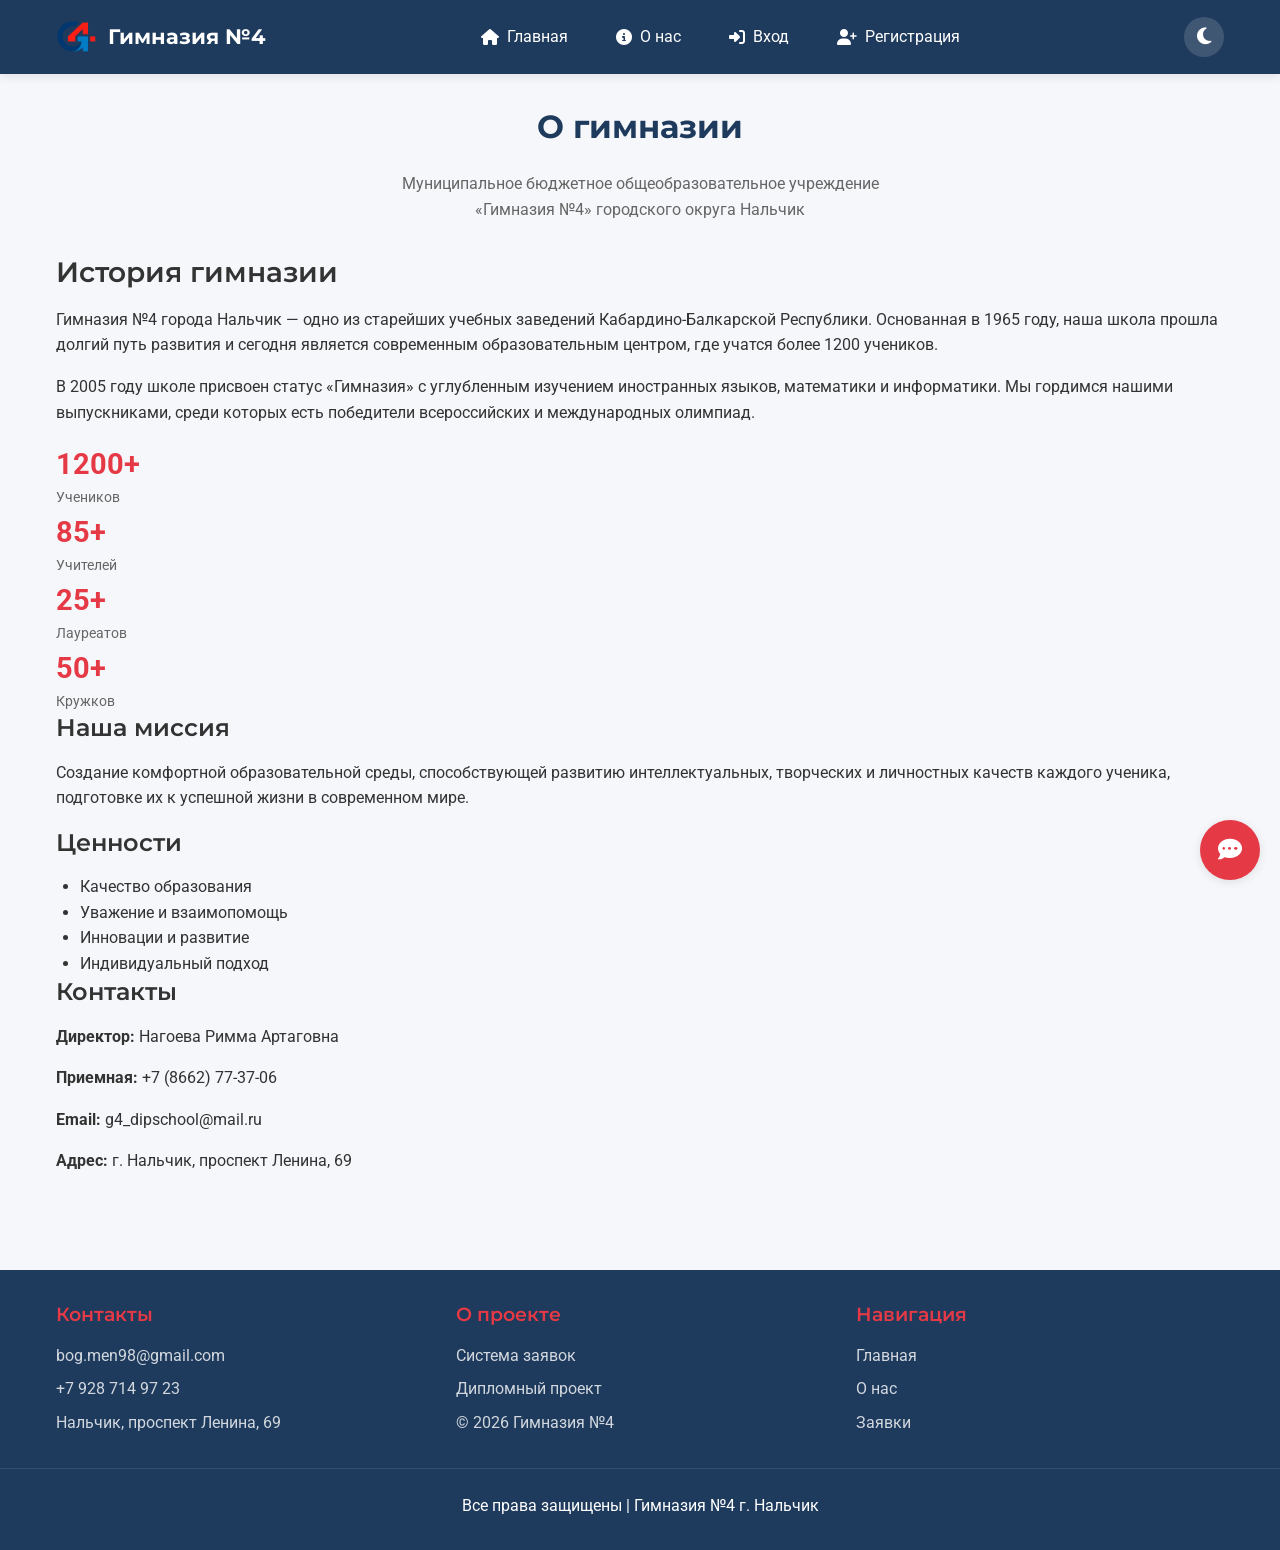
<file: about.html>
<!DOCTYPE html>
<html lang="ru">
<head>
    <meta charset="UTF-8">
    <meta name="viewport" content="width=device-width, initial-scale=1.0">
    <title>Гимназия №4 - О нас</title>
    
    <link rel="preconnect" href="https://fonts.googleapis.com">
    <link rel="preconnect" href="https://fonts.gstatic.com" crossorigin>
    <link href="https://fonts.googleapis.com/css2?family=Montserrat:wght@400;500;600;700&family=Roboto:wght@300;400;500&display=swap" rel="stylesheet">
    <link rel="stylesheet" href="https://cdnjs.cloudflare.com/ajax/libs/font-awesome/6.4.0/css/all.min.css">
    <link rel="stylesheet" href="style.css">
</head>
<body>
    <header class="header">
        <div class="container">
            <div class="header-content">
                <a href="index.html" class="logo">
                    <img src="logo/logo.png" alt="Логотип" class="logo-img" onerror="this.src='https://placehold.co/50x50?text=Г4'">
                    <span>Гимназия №4</span>
                </a>
                
                <button class="mobile-menu-btn" id="mobileMenuBtn">
                    <i class="fas fa-bars"></i>
                </button>
                
                <nav class="main-nav" id="desktopNav"></nav>
                
                <button class="theme-toggle" id="themeToggle" title="Сменить тему">
                    <i class="fas fa-moon"></i>
                </button>
                
                <div class="user-info" id="userInfo" style="display: none;">
                    <div class="user-avatar" id="userAvatar">А</div>
                    <div>
                        <div id="userName">Пользователь</div>
                        <a href="#" id="logoutLink" style="font-size: 0.75rem; color: rgba(255,255,255,0.8); display: block;">Выйти</a>
                    </div>
                </div>
            </div>
        </div>
    </header>

    <div class="mobile-nav" id="mobileNav"></div>
    <div class="overlay" id="mobileOverlay"></div>

    <main class="main-content">
        <div class="container">
            <h1 class="page-title text-center">О гимназии</h1>
            <p class="page-subtitle">
                Муниципальное бюджетное общеобразовательное учреждение<br>
                «Гимназия №4» городского округа Нальчик
            </p>
            
            <div class="about-hero animate">
                <h2>История гимназии</h2>
                <p>
                    Гимназия №4 города Нальчик — одно из старейших учебных заведений Кабардино-Балкарской Республики. 
                    Основанная в 1965 году, наша школа прошла долгий путь развития и сегодня является современным 
                    образовательным центром, где учатся более 1200 учеников.
                </p>
                <p>
                    В 2005 году школе присвоен статус «Гимназия» с углубленным изучением иностранных языков, 
                    математики и информатики. Мы гордимся нашими выпускниками, среди которых есть победители 
                    всероссийских и международных олимпиад.
                </p>
            </div>
            
            <div class="about-stats">
                <div class="stat-item">
                    <div class="stat-number">1200+</div>
                    <div class="stat-label">Учеников</div>
                </div>
                <div class="stat-item">
                    <div class="stat-number">85+</div>
                    <div class="stat-label">Учителей</div>
                </div>
                <div class="stat-item">
                    <div class="stat-number">25+</div>
                    <div class="stat-label">Лауреатов</div>
                </div>
                <div class="stat-item">
                    <div class="stat-number">50+</div>
                    <div class="stat-label">Кружков</div>
                </div>
            </div>
            
            <div class="about-content">
                <div>
                    <section class="about-section animate">
                        <h3>Наша миссия</h3>
                        <p>
                            Создание комфортной образовательной среды, способствующей развитию 
                            интеллектуальных, творческих и личностных качеств каждого ученика, 
                            подготовке их к успешной жизни в современном мире.
                        </p>
                    </section>
                    
                    <section class="about-section animate">
                        <h3>Ценности</h3>
                        <ul style="margin-left: 1.5rem;">
                            <li> Качество образования</li>
                            <li> Уважение и взаимопомощь</li>
                            <li> Инновации и развитие</li>
                            <li> Индивидуальный подход</li>
                        </ul>
                    </section>
                </div>
                
                <div>
                    <section class="about-section animate">
                        <h3>Контакты</h3>
                        <p><strong>Директор:</strong> Нагоева Римма Артаговна</p>
                        <p><strong>Приемная:</strong> +7 (8662) 77-37-06</p>
                        <p><strong>Email:</strong> g4_dipschool@mail.ru</p>
                        <p><strong>Адрес:</strong> г. Нальчик, проспект Ленина, 69</p>
                    </section>
                </div>
            </div>
        </div>
    </main>

    <!-- Чат поддержки -->
    <div class="support-chat">
        <button class="chat-toggle" id="chatToggle">
            <i class="fas fa-comment-dots"></i>
        </button>
        <div class="chat-window" id="chatWindow">
            <div class="chat-header">
                <span><i class="fas fa-robot"></i> Помощник</span>
                <button class="chat-close" id="chatClose">&times;</button>
            </div>
            <div class="chat-messages"></div>
            <div class="chat-input-area">
                <input type="text" class="chat-input" id="chatInput" placeholder="Задайте вопрос...">
                <button class="chat-send" id="chatSend"><i class="fas fa-paper-plane"></i></button>
            </div>
        </div>
    </div>

    <footer>
        <div class="footer-content">
            <div class="footer-section">
                <h3>Контакты</h3>
                <p> bog.men98@gmail.com</p>
                <p> +7 928 714 97 23</p>
                <p> Нальчик, проспект Ленина, 69</p>
            </div>
            <div class="footer-section">
                <h3>О проекте</h3>
                <p>Система заявок</p>
                <p>Дипломный проект</p>
                <p>© 2026 Гимназия №4</p>
            </div>
            <div class="footer-section">
                <h3>Навигация</h3>
                <p><a href="index.html">Главная</a></p>
                <p><a href="about.html">О нас</a></p>
                <p><a href="#" id="footerRequestsLink">Заявки</a></p>
            </div>
        </div>
        <div class="footer-bottom">
            <p> Все права защищены | Гимназия №4 г. Нальчик </p>
        </div>
    </footer>

    <script src="script.js"></script>
</body>
</html>
</file>
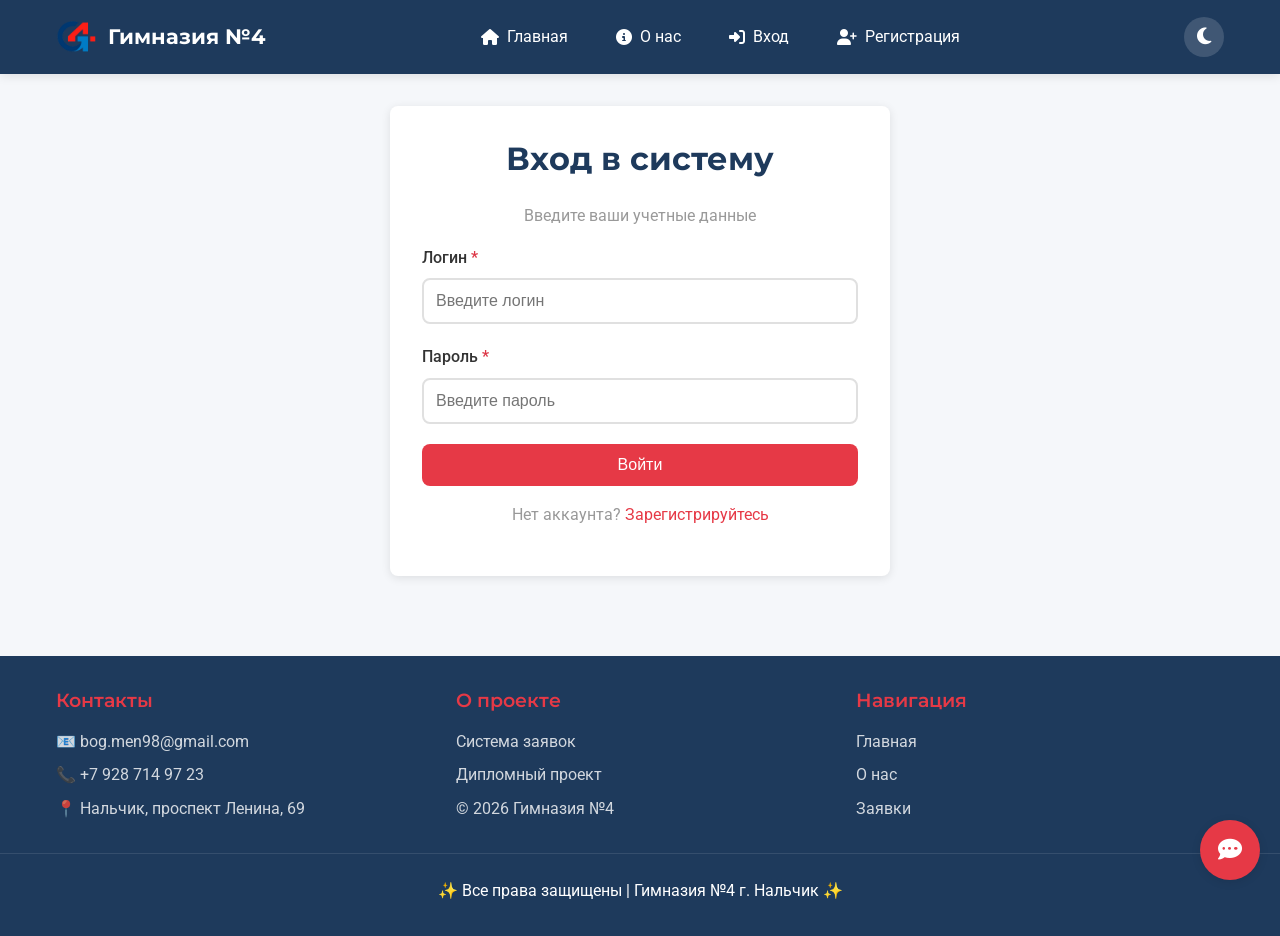
<file: admin.html>
<!DOCTYPE html>
<html lang="ru">
<head>
    <meta charset="UTF-8">
    <meta name="viewport" content="width=device-width, initial-scale=1.0">
    <title>Гимназия №4 - Админ-панель</title>
    
    <link rel="preconnect" href="https://fonts.googleapis.com">
    <link rel="preconnect" href="https://fonts.gstatic.com" crossorigin>
    <link href="https://fonts.googleapis.com/css2?family=Montserrat:wght@400;500;600;700&family=Roboto:wght@300;400;500&display=swap" rel="stylesheet">
    <link rel="stylesheet" href="https://cdnjs.cloudflare.com/ajax/libs/font-awesome/6.4.0/css/all.min.css">
    <link rel="stylesheet" href="style.css">
</head>
<body>
    <header class="header">
        <div class="container">
            <div class="header-content">
                <a href="index.html" class="logo">
                    <img src="logo/logo.png" alt="Логотип" class="logo-img" onerror="this.src='https://placehold.co/50x50?text=Г4'">
                    <span>Гимназия №4</span>
                </a>
                
                <button class="mobile-menu-btn" id="mobileMenuBtn">
                    <i class="fas fa-bars"></i>
                </button>
                
                <nav class="main-nav" id="desktopNav"></nav>
                
                <div class="user-info" id="userInfo" style="display: none;">
                    <div class="user-avatar" id="userAvatar">А</div>
                    <div style="line-height: 1.4;">
                        <div id="userName" style="font-weight: 500;"></div>
                        <a href="#" id="logoutLink" style="font-size: 0.75rem; color: rgba(255,255,255,0.8); text-decoration: none; display: inline-block;">Выйти</a>
                    </div>
                </div>
            </div>
        </div>
    </header>

    <div class="mobile-nav" id="mobileNav"></div>
    <div class="overlay" id="mobileOverlay"></div>

    <main class="main-content">
        <div class="container">
            <h1 class="page-title">Админ-панель</h1>
            
            <div class="admin-stats">
                <div class="stat-card">
                    <div class="stat-number" id="totalRequests">0</div>
                    <div class="stat-label">Всего заявок</div>
                </div>
                <div class="stat-card">
                    <div class="stat-number" id="newRequests">0</div>
                    <div class="stat-label">Новых</div>
                </div>
                <div class="stat-card">
                    <div class="stat-number" id="inProgressRequests">0</div>
                    <div class="stat-label">В работе</div>
                </div>
                <div class="stat-card">
                    <div class="stat-number" id="solvedRequests">0</div>
                    <div class="stat-label">Решенных</div>
                </div>
                <div class="stat-card">
                    <div class="stat-number" id="rejectedRequests">0</div>
                    <div class="stat-label">Отклоненных</div>
                </div>
            </div>
            
            <div class="admin-tabs">
                <button class="tab-btn active" data-tab="requests"> Все заявки</button>
                <button class="tab-btn" data-tab="categories"> Категории</button>
                <button class="tab-btn" data-tab="templates"> Шаблоны</button>
                <button class="tab-btn" data-tab="users"> Пользователи</button>
                <button class="tab-btn" data-tab="news"> Конструктор</button>
            </div>
            
            <div id="requestsTab" class="tab-content active">
                <div class="requests-table">
                    <div class="table-wrapper">
                        <table>
                            <thead>
                                <tr><th>ID</th><th>Дата</th><th>Пользователь</th><th>Название</th><th>Категория</th><th>Статус</th><th>Действия</th></tr>
                            </thead>
                            <tbody id="requestsTableBody"></tbody>
                        </table>
                    </div>
                </div>
            </div>
            
            <div id="categoriesTab" class="tab-content">
                <div class="categories-manager">
                    <h3>Существующие категории</h3>
                    <div id="categoriesList" class="category-list"></div>
                    
                    <h3>Добавить категорию</h3>
                    <div class="add-category-form">
                        <input type="text" id="newCategoryName" placeholder="Новая категория">
                        <button class="btn btn-accent" id="addCategoryBtn">+ Добавить</button>
                    </div>
                </div>
            </div>
            
            <div id="templatesTab" class="tab-content">
                <div class="categories-manager">
                    <h3>Существующие шаблоны</h3>
                    <div id="templatesList" class="category-list"></div>
                    
                    <h3>Добавить шаблон</h3>
                    <div class="add-category-form" style="flex-direction: column;">
                        <input type="text" id="newTemplateTitle" placeholder="Название шаблона">
                        <textarea id="newTemplateDesc" placeholder="Описание шаблона" rows="2" style="width: 100%;"></textarea>
                        <select id="newTemplateCategory" style="width: 100%;">
                            <option value="">Выберите категорию</option>
                        </select>
                        <button class="btn btn-accent" id="addTemplateBtn">+ Добавить шаблон</button>
                    </div>
                </div>
            </div>
            
            <div id="usersTab" class="tab-content">
                <div class="requests-table">
                    <div class="table-wrapper">
                        <table>
                            <thead>
                                <tr><th>ID</th><th>ФИО</th><th>Логин</th><th>Email</th><th>Роль</th><th>Заявок</th></tr>
                            </thead>
                            <tbody id="usersTableBody"></tbody>
                        </table>
                    </div>
                </div>
            </div>

            <div id="newsTab" class="tab-content">
                <div id="newsConstructor"></div>
            </div>
        </div>
    </main>

    <div id="rejectModal" class="modal">
        <div class="modal-content">
            <div class="modal-header">
                <h3>Отклонение заявки</h3>
                <button class="modal-close" id="closeRejectModalBtn">&times;</button>
            </div>
            <div class="modal-body">
                <label>Причина отклонения:</label>
                <textarea id="rejectReason" rows="4" style="width: 100%; padding: 0.5rem; margin-top: 0.5rem;"></textarea>
            </div>
            <div class="modal-actions">
                <button class="btn btn-secondary" id="cancelRejectBtn">Отмена</button>
                <button class="btn btn-danger" id="confirmRejectBtn">Отклонить</button>
            </div>
        </div>
    </div>

    <footer>
        <div class="footer-content">
            <div class="footer-section">
                <h3>Контакты</h3>
                <p> bog.men98@gmail.com</p>
                <p> +7 928 714 97 23</p>
                <p> Нальчик, проспект Ленина, 69</p>
            </div>
            <div class="footer-section">
                <h3>О проекте</h3>
                <p>Система заявок</p>
                <p>Дипломный проект</p>
                <p>© 2026 Гимназия №4</p>
            </div>
            <div class="footer-section">
                <h3>Навигация</h3>
                <p><a href="index.html">Главная</a></p>
                <p><a href="about.html">О нас</a></p>
                <p><a href="#" id="footerRequestsLink">Заявки</a></p>
            </div>
        </div>
        <div class="footer-bottom">
            <p> Все права защищены | Гимназия №4 г. Нальчик </p>
        </div>
    </footer>

    <script src="script.js"></script>
</body>
</html>
</file>
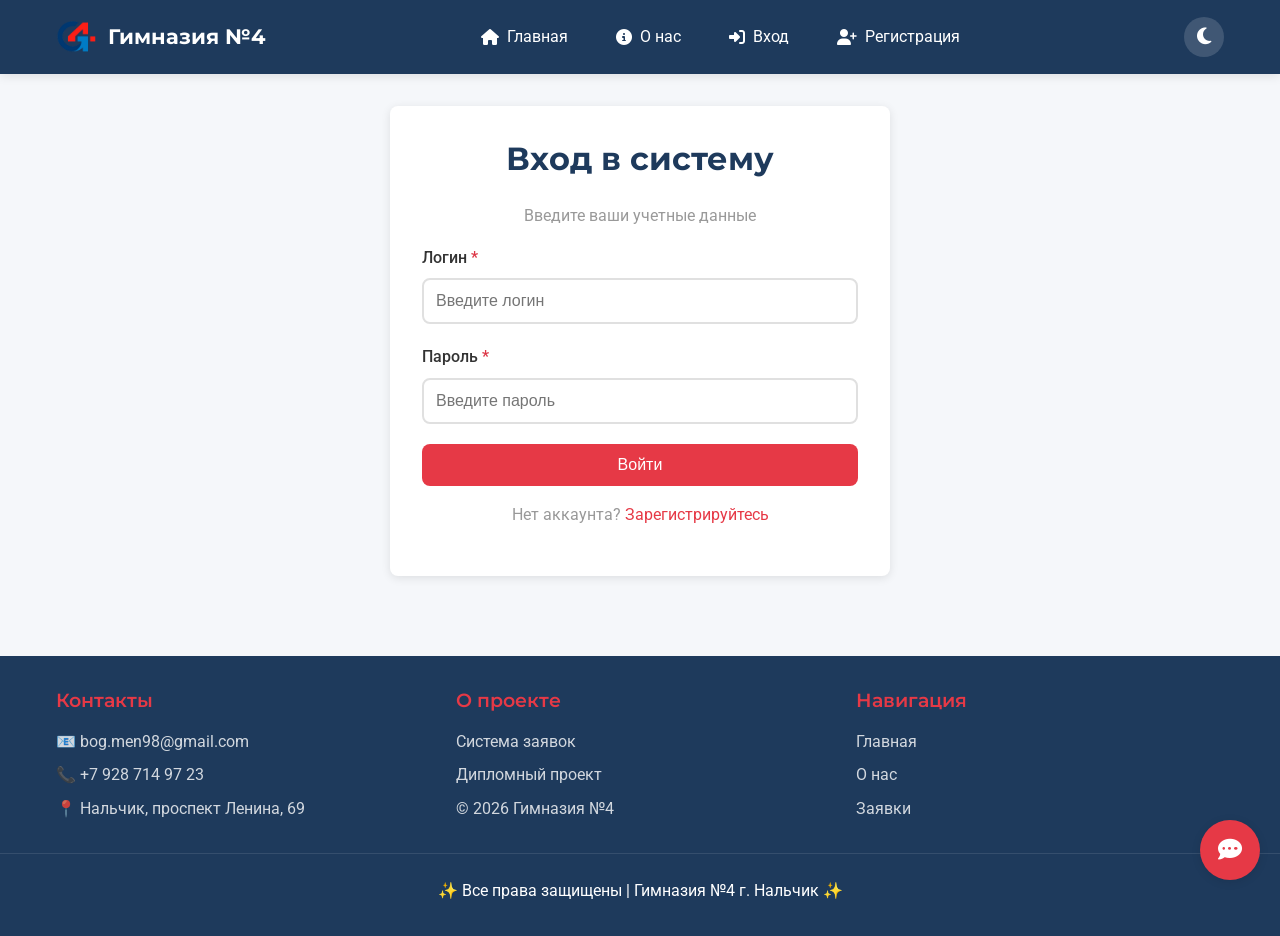
<file: login.html>
<!DOCTYPE html>
<html lang="ru">
<head>
    <meta charset="UTF-8">
    <meta name="viewport" content="width=device-width, initial-scale=1.0">
    <title>Гимназия №4 - Вход</title>
    
    <link rel="preconnect" href="https://fonts.googleapis.com">
    <link rel="preconnect" href="https://fonts.gstatic.com" crossorigin>
    <link href="https://fonts.googleapis.com/css2?family=Montserrat:wght@400;500;600;700&family=Roboto:wght@300;400;500&display=swap" rel="stylesheet">
    <link rel="stylesheet" href="https://cdnjs.cloudflare.com/ajax/libs/font-awesome/6.4.0/css/all.min.css">
    <link rel="stylesheet" href="style.css">
</head>
<body>
    <header class="header">
        <div class="container">
            <div class="header-content">
                <a href="index.html" class="logo">
                    <img src="logo/logo.png" alt="Логотип" class="logo-img" onerror="this.src='https://placehold.co/50x50?text=Г4'">
                    <span>Гимназия №4</span>
                </a>
                
                <button class="mobile-menu-btn" id="mobileMenuBtn">
                    <i class="fas fa-bars"></i>
                </button>
                
                <nav class="main-nav" id="desktopNav"></nav>
                
                <button class="theme-toggle" id="themeToggle" title="Сменить тему">
                    <i class="fas fa-moon"></i>
                </button>
                
                <div class="user-info" id="userInfo" style="display: none;">
                    <div class="user-avatar" id="userAvatar">А</div>
                    <div>
                        <div id="userName">Пользователь</div>
                        <a href="#" id="logoutLink" style="font-size: 0.75rem; color: rgba(255,255,255,0.8); display: block;">Выйти</a>
                    </div>
                </div>
            </div>
        </div>
    </header>

    <div class="mobile-nav" id="mobileNav"></div>
    <div class="overlay" id="mobileOverlay"></div>

    <main class="main-content">
        <div class="container">
            <div class="form-container">
                <h1 class="page-title text-center">Вход в систему</h1>
                <p class="text-center text-muted mb-3">Введите ваши учетные данные</p>
                
                <form id="loginForm">
                    <div class="form-group">
                        <label for="login" class="form-label required">Логин</label>
                        <input type="text" id="login" class="form-input" placeholder="Введите логин" required>
                    </div>
                    
                    <div class="form-group">
                        <label for="password" class="form-label required">Пароль</label>
                        <input type="password" id="password" class="form-input" placeholder="Введите пароль" required>
                    </div>
                    
                    <button type="submit" class="btn btn-accent btn-block">Войти</button>
                    
                    <div class="text-center mt-3">
                        <p class="text-muted">Нет аккаунта? <a href="register.html">Зарегистрируйтесь</a></p>
                    </div>
                </form>
            </div>
        </div>
    </main>

    <!-- Чат поддержки -->
    <div class="support-chat">
        <button class="chat-toggle" id="chatToggle">
            <i class="fas fa-comment-dots"></i>
        </button>
        <div class="chat-window" id="chatWindow">
            <div class="chat-header">
                <span><i class="fas fa-robot"></i> Помощник Гимназии №4</span>
                <button class="chat-close" id="chatClose">&times;</button>
            </div>
            <div class="chat-messages"></div>
            <div class="chat-input-area">
                <input type="text" class="chat-input" id="chatInput" placeholder="Задайте вопрос...">
                <button class="chat-send" id="chatSend"><i class="fas fa-paper-plane"></i></button>
            </div>
        </div>
    </div>

    <footer>
        <div class="footer-content">
            <div class="footer-section">
                <h3>Контакты</h3>
                <p>📧 bog.men98@gmail.com</p>
                <p>📞 +7 928 714 97 23</p>
                <p>📍 Нальчик, проспект Ленина, 69</p>
            </div>
            <div class="footer-section">
                <h3>О проекте</h3>
                <p>Система заявок</p>
                <p>Дипломный проект</p>
                <p>© 2026 Гимназия №4</p>
            </div>
            <div class="footer-section">
                <h3>Навигация</h3>
                <p><a href="index.html">Главная</a></p>
                <p><a href="about.html">О нас</a></p>
                <p><a href="#" id="footerRequestsLink">Заявки</a></p>
            </div>
        </div>
        <div class="footer-bottom">
            <p>✨ Все права защищены | Гимназия №4 г. Нальчик ✨</p>
        </div>
    </footer>

    <script src="script.js"></script>
</body>
</html>
</file>
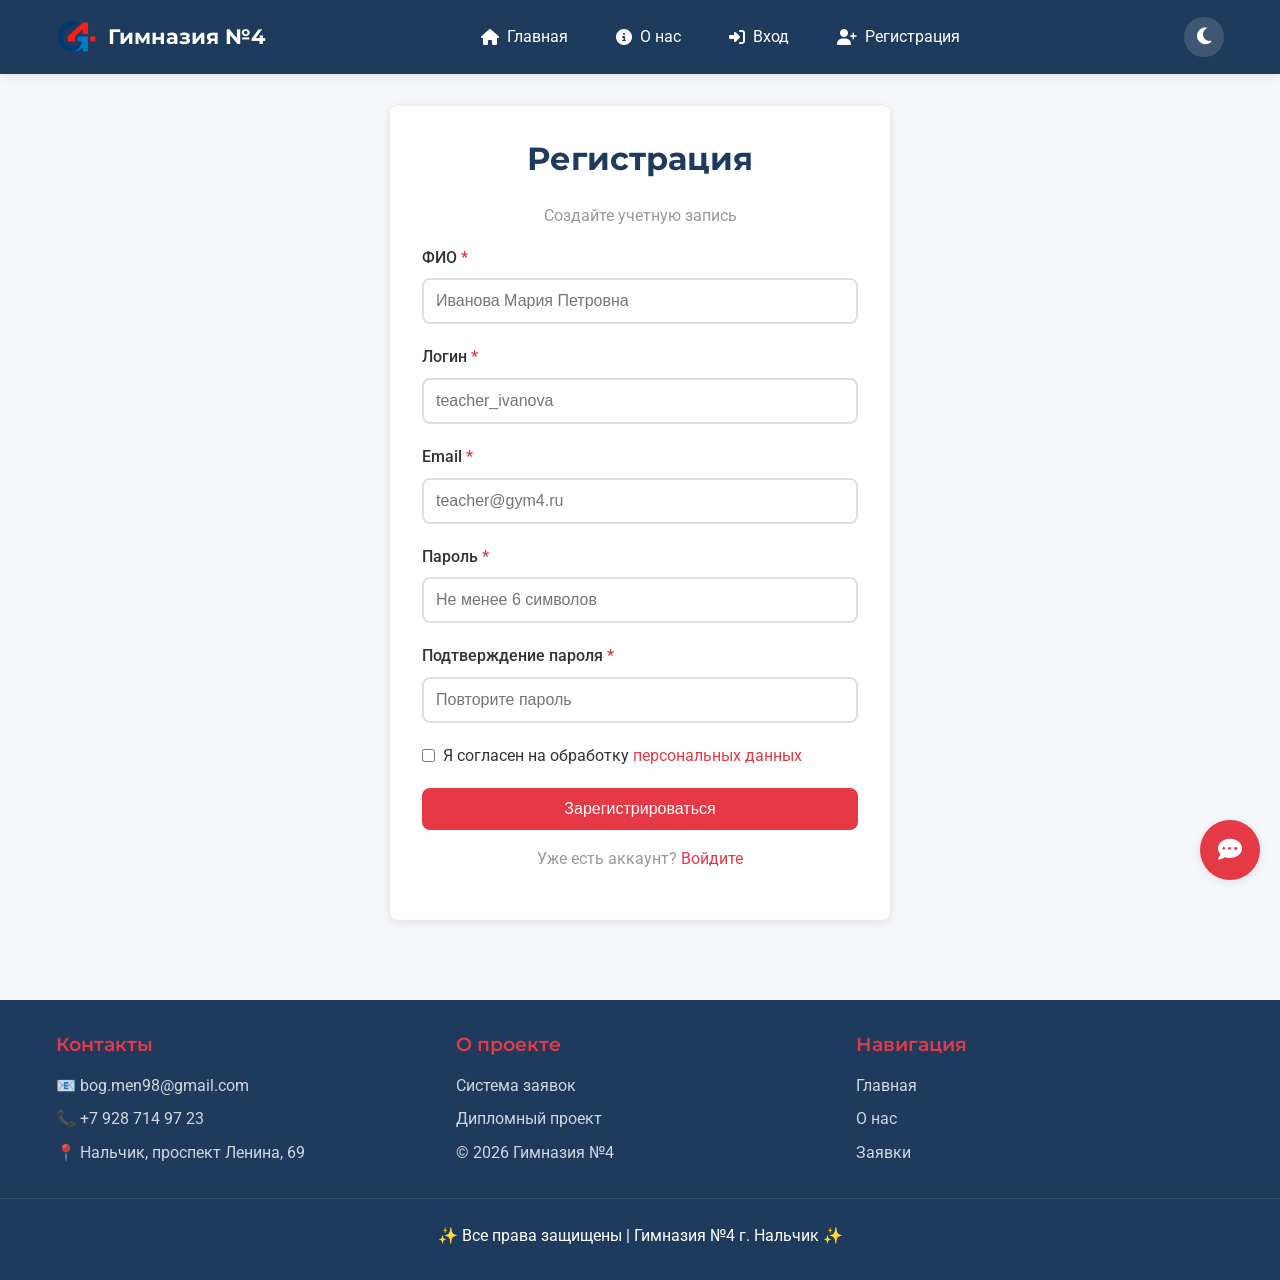
<file: register.html>
<!DOCTYPE html>
<html lang="ru">
<head>
    <meta charset="UTF-8">
    <meta name="viewport" content="width=device-width, initial-scale=1.0">
    <title>Гимназия №4 - Регистрация</title>
    
    <link rel="preconnect" href="https://fonts.googleapis.com">
    <link rel="preconnect" href="https://fonts.gstatic.com" crossorigin>
    <link href="https://fonts.googleapis.com/css2?family=Montserrat:wght@400;500;600;700&family=Roboto:wght@300;400;500&display=swap" rel="stylesheet">
    <link rel="stylesheet" href="https://cdnjs.cloudflare.com/ajax/libs/font-awesome/6.4.0/css/all.min.css">
    <link rel="stylesheet" href="style.css">
</head>
<body>
    <header class="header">
        <div class="container">
            <div class="header-content">
                <a href="index.html" class="logo">
                    <img src="logo/logo.png" alt="Логотип" class="logo-img" onerror="this.src='https://placehold.co/50x50?text=Г4'">
                    <span>Гимназия №4</span>
                </a>
                
                <button class="mobile-menu-btn" id="mobileMenuBtn">
                    <i class="fas fa-bars"></i>
                </button>
                
                <nav class="main-nav" id="desktopNav"></nav>
                
                <button class="theme-toggle" id="themeToggle" title="Сменить тему">
                    <i class="fas fa-moon"></i>
                </button>
                
                <div class="user-info" id="userInfo" style="display: none;">
                    <div class="user-avatar" id="userAvatar">А</div>
                    <div>
                        <div id="userName">Пользователь</div>
                        <a href="#" id="logoutLink" style="font-size: 0.75rem; color: rgba(255,255,255,0.8); display: block;">Выйти</a>
                    </div>
                </div>
            </div>
        </div>
    </header>

    <div class="mobile-nav" id="mobileNav"></div>
    <div class="overlay" id="mobileOverlay"></div>

    <main class="main-content">
        <div class="container">
            <div class="form-container">
                <h1 class="page-title text-center">Регистрация</h1>
                <p class="text-center text-muted mb-3">Создайте учетную запись</p>
                
                <form id="registerForm">
                    <div class="form-group">
                        <label for="fullName" class="form-label required">ФИО</label>
                        <input type="text" id="fullName" class="form-input" placeholder="Иванова Мария Петровна" required>
                        <div class="error-message" id="fullNameError">ФИО должно содержать только русские буквы</div>
                    </div>
                    
                    <div class="form-group">
                        <label for="login" class="form-label required">Логин</label>
                        <input type="text" id="login" class="form-input" placeholder="teacher_ivanova" required>
                        <div class="error-message" id="loginError">Логин уже занят или содержит недопустимые символы</div>
                        <div class="success-message" id="loginSuccess">Логин доступен</div>
                    </div>
                    
                    <div class="form-group">
                        <label for="email" class="form-label required">Email</label>
                        <input type="email" id="email" class="form-input" placeholder="teacher@gym4.ru" required>
                        <div class="error-message" id="emailError">Введите корректный email</div>
                    </div>
                    
                    <div class="form-group">
                        <label for="password" class="form-label required">Пароль</label>
                        <input type="password" id="password" class="form-input" placeholder="Не менее 6 символов" required>
                        <div class="error-message" id="passwordError">Пароль должен быть не менее 6 символов</div>
                    </div>
                    
                    <div class="form-group">
                        <label for="confirmPassword" class="form-label required">Подтверждение пароля</label>
                        <input type="password" id="confirmPassword" class="form-input" placeholder="Повторите пароль" required>
                        <div class="error-message" id="confirmPasswordError">Пароли не совпадают</div>
                    </div>
                    
                    <div class="form-check">
                        <input type="checkbox" id="agree" class="form-check-input" required>
                        <label for="agree" class="form-check-label">
                            Я согласен на обработку <a href="#">персональных данных</a>
                        </label>
                    </div>
                    <div class="error-message" id="agreeError">Необходимо согласие</div>
                    
                    <button type="submit" class="btn btn-accent btn-block">Зарегистрироваться</button>
                    
                    <div class="text-center mt-3">
                        <p class="text-muted">Уже есть аккаунт? <a href="login.html">Войдите</a></p>
                    </div>
                </form>
            </div>
        </div>
    </main>

    <!-- Чат поддержки -->
    <div class="support-chat">
        <button class="chat-toggle" id="chatToggle">
            <i class="fas fa-comment-dots"></i>
        </button>
        <div class="chat-window" id="chatWindow">
            <div class="chat-header">
                <span><i class="fas fa-robot"></i> Помощник Гимназии №4</span>
                <button class="chat-close" id="chatClose">&times;</button>
            </div>
            <div class="chat-messages"></div>
            <div class="chat-input-area">
                <input type="text" class="chat-input" id="chatInput" placeholder="Задайте вопрос...">
                <button class="chat-send" id="chatSend"><i class="fas fa-paper-plane"></i></button>
            </div>
        </div>
    </div>

    <footer>
        <div class="footer-content">
            <div class="footer-section">
                <h3>Контакты</h3>
                <p>📧 bog.men98@gmail.com</p>
                <p>📞 +7 928 714 97 23</p>
                <p>📍 Нальчик, проспект Ленина, 69</p>
            </div>
            <div class="footer-section">
                <h3>О проекте</h3>
                <p>Система заявок</p>
                <p>Дипломный проект</p>
                <p>© 2026 Гимназия №4</p>
            </div>
            <div class="footer-section">
                <h3>Навигация</h3>
                <p><a href="index.html">Главная</a></p>
                <p><a href="about.html">О нас</a></p>
                <p><a href="#" id="footerRequestsLink">Заявки</a></p>
            </div>
        </div>
        <div class="footer-bottom">
            <p>✨ Все права защищены | Гимназия №4 г. Нальчик ✨</p>
        </div>
    </footer>

    <script src="script.js"></script>
</body>
</html>
</file>
<file: style.css>
/* style.css - Полная стилизация для сайта Гимназии №4 с тёмной темой */

* {
    margin: 0;
    padding: 0;
    box-sizing: border-box;
}

:root {
    --primary-color: #1e3a5c;
    --accent-color: #e63946;
    --accent-dark: #c1121f;
    --bg-color: #f5f7fa;
    --bg-card: #ffffff;
    --text-color: #333333;
    --text-light: #666666;
    --text-muted: #999999;
    --error-color: #dc3545;
    --success-color: #28a745;
    --warning-color: #ffc107;
    --border-color: #e0e0e0;
    --shadow: 0 2px 10px rgba(0, 0, 0, 0.1);
    --shadow-hover: 0 10px 25px rgba(0, 0, 0, 0.15);
    --transition: all 0.3s ease;
    --radius: 8px;
    --radius-lg: 16px;
    --header-bg: var(--primary-color);
    --footer-bg: var(--primary-color);
    --input-bg: #ffffff;
    --code-bg: #f4f4f4;
}

[data-theme="dark"] {
    --primary-color: #0d2b42;
    --accent-color: #ff6b6b;
    --accent-dark: #ff4757;
    --bg-color: #1a1a2e;
    --bg-card: #16213e;
    --text-color: #eeeeee;
    --text-light: #cccccc;
    --text-muted: #888888;
    --error-color: #ff6b6b;
    --success-color: #00d68f;
    --warning-color: #ffaa00;
    --border-color: #2c3e50;
    --shadow: 0 2px 10px rgba(0, 0, 0, 0.3);
    --shadow-hover: 0 10px 25px rgba(0, 0, 0, 0.4);
    --header-bg: #0a1628;
    --footer-bg: #0a1628;
    --input-bg: #1e2a3a;
    --code-bg: #0f3460;
}

[data-theme="dark"] a {
    color: #ff9f9f;
}

[data-theme="dark"] a:hover {
    color: #ff6b6b;
}

[data-theme="dark"] .page-title,
[data-theme="dark"] .section-title,
[data-theme="dark"] h1,
[data-theme="dark"] h2,
[data-theme="dark"] h3,
[data-theme="dark"] .hero-title,
[data-theme="dark"] .request-title,
[data-theme="dark"] .news-content h3,
[data-theme="dark"] .feature-card h3,
[data-theme="dark"] .sidebar-nav a:not(.active) {
    color: #ffffff;
}

[data-theme="dark"] .sidebar-nav a:not(.active):hover {
    color: #ff6b6b;
}

[data-theme="dark"] .sidebar-nav a.active {
    background: var(--accent-color);
    color: white;
}

[data-theme="dark"] .stat-number {
    color: #ff6b6b;
}

[data-theme="dark"] .news-card,
[data-theme="dark"] .feature-card,
[data-theme="dark"] .request-card,
[data-theme="dark"] .sidebar,
[data-theme="dark"] .form-container,
[data-theme="dark"] .stat-card,
[data-theme="dark"] .requests-table,
[data-theme="dark"] .news-editor,
[data-theme="dark"] .news-editor-item,
[data-theme="dark"] .modal-content,
[data-theme="dark"] .category-item {
    background: var(--bg-card);
    border: 1px solid var(--border-color);
}

[data-theme="dark"] .form-input,
[data-theme="dark"] .form-textarea,
[data-theme="dark"] select,
[data-theme="dark"] input,
[data-theme="dark"] textarea {
    background: var(--input-bg);
    color: var(--text-color);
    border-color: var(--border-color);
}

[data-theme="dark"] .request-category {
    background: #2c3e50;
    color: #ffffff;
}

[data-theme="dark"] .status-new {
    background: #665c00;
    color: #ffd700;
}

[data-theme="dark"] .status-solved {
    background: #004d2e;
    color: #00d68f;
}

[data-theme="dark"] .status-rejected {
    background: #660000;
    color: #ff6b6b;
}

[data-theme="dark"] .filter-btn {
    background: #2c3e50;
    color: var(--text-color);
}

[data-theme="dark"] .filter-btn:hover,
[data-theme="dark"] .filter-btn.active {
    background: var(--accent-color);
    color: white;
}

[data-theme="dark"] .tab-btn {
    color: var(--text-light);
}

[data-theme="dark"] .tab-btn:hover,
[data-theme="dark"] .tab-btn.active {
    color: #ff6b6b;
}

[data-theme="dark"] .hero-section {
    background: linear-gradient(135deg, var(--bg-color) 0%, var(--bg-card) 100%);
}

[data-theme="dark"] table tr:hover {
    background: rgba(255, 255, 255, 0.05);
}

[data-theme="dark"] td {
    border-bottom-color: var(--border-color);
    color: var(--text-color);
}

[data-theme="dark"] th {
    background: var(--primary-color);
    color: white;
}

html {
    font-size: 16px;
    scroll-behavior: smooth;
}

body {
    font-family: 'Roboto', sans-serif;
    font-size: 1rem;
    line-height: 1.6;
    color: var(--text-color);
    background-color: var(--bg-color);
    min-height: 100vh;
    display: flex;
    flex-direction: column;
    overflow-x: hidden;
    transition: background-color 0.3s ease, color 0.3s ease;
}

.container {
    width: 100%;
    max-width: 1200px;
    margin: 0 auto;
    padding: 0 1rem;
}

h1, h2, h3, h4 {
    font-family: 'Montserrat', sans-serif;
    font-weight: 600;
    line-height: 1.3;
    margin-bottom: 1rem;
}

h1 { font-size: 2rem; font-weight: 700; }
h2 { font-size: 1.75rem; }
h3 { font-size: 1.5rem; }
p { margin-bottom: 1rem; }

a {
    color: var(--accent-color);
    text-decoration: none;
    transition: var(--transition);
}
a:hover { color: var(--accent-dark); }

.theme-toggle {
    background: rgba(255,255,255,0.15);
    border: none;
    color: white;
    width: 40px;
    height: 40px;
    border-radius: 50%;
    cursor: pointer;
    display: flex;
    align-items: center;
    justify-content: center;
    font-size: 1.2rem;
    transition: all 0.3s ease;
    margin-left: 0.5rem;
    flex-shrink: 0;
}

.theme-toggle:hover {
    background: var(--accent-color);
    transform: rotate(15deg);
}

.theme-toggle:active {
    transform: scale(0.95);
}

.theme-toggle:focus {
    outline: none;
}

[data-theme="dark"] .theme-toggle {
    background: rgba(255,255,255,0.15);
    color: #ffd700;
}

.header {
    background-color: var(--header-bg);
    color: white;
    padding: 1rem 0;
    position: sticky;
    top: 0;
    z-index: 1000;
    box-shadow: var(--shadow);
    transition: background-color 0.3s ease;
}

.header-content {
    display: flex;
    justify-content: space-between;
    align-items: center;
    gap: 0.5rem;
}

.logo {
    display: flex;
    align-items: center;
    gap: 0.75rem;
    color: white;
    font-family: 'Montserrat', sans-serif;
    font-size: 1.3rem;
    font-weight: bold;
    flex-shrink: 0;
}

.logo-img {
    width: 40px;
    height: 40px;
    object-fit: contain;
}

.logo:hover { color: var(--accent-color); }

.main-nav {
    flex: 1;
    display: flex;
    justify-content: center;
}

.main-nav ul {
    display: flex;
    list-style: none;
    gap: 1rem;
}

.main-nav a {
    color: white;
    padding: 0.5rem 1rem;
    border-radius: var(--radius);
    transition: var(--transition);
    display: flex;
    align-items: center;
    gap: 0.5rem;
}

.main-nav a:hover, .main-nav a.active {
    background: rgba(255,255,255,0.1);
    color: var(--accent-color);
}

.mobile-menu-btn {
    display: none;
    background: none;
    border: none;
    color: white;
    font-size: 1.5rem;
    cursor: pointer;
    padding: 0.5rem;
    flex-shrink: 0;
}

.user-info {
    display: flex;
    align-items: center;
    gap: 0.75rem;
    flex-shrink: 0;
    max-width: 220px;
}

.user-info div {
    overflow: hidden;
    text-overflow: ellipsis;
    white-space: nowrap;
    text-align: right;
}

.user-info #userName {
    font-size: 0.9rem;
    font-weight: 500;
}

.user-avatar {
    width: 40px;
    height: 40px;
    background: var(--accent-color);
    border-radius: 50%;
    display: flex;
    align-items: center;
    justify-content: center;
    font-weight: bold;
    flex-shrink: 0;
}

.mobile-nav {
    position: fixed;
    top: 0;
    left: -280px;
    width: 280px;
    height: 100vh;
    background: var(--header-bg);
    z-index: 1100;
    padding: 80px 1.5rem 1.5rem;
    transition: left 0.3s ease;
    display: flex;
    flex-direction: column;
    gap: 1rem;
}

.mobile-nav.open { left: 0; }

.mobile-nav a {
    color: white;
    padding: 0.75rem 0;
    border-bottom: 1px solid rgba(255,255,255,0.1);
    display: flex;
    align-items: center;
    gap: 0.75rem;
}

.mobile-nav .theme-toggle-mobile {
    display: none;
    align-items: center;
    justify-content: space-between;
    width: 100%;
    padding: 0.75rem 0;
    border-bottom: 1px solid rgba(255,255,255,0.1);
    color: white;
    font-size: 1rem;
    cursor: pointer;
    background: none;
    border: none;
}

.mobile-nav .theme-toggle-mobile i {
    font-size: 1.2rem;
    margin-right: 0.75rem;
}

.mobile-nav .theme-toggle-mobile span {
    flex: 1;
    text-align: left;
}

.overlay {
    position: fixed;
    top: 0;
    left: 0;
    width: 100%;
    height: 100%;
    background: rgba(0,0,0,0.5);
    z-index: 1050;
    display: none;
}

.overlay.active { display: block; }

.main-content {
    flex: 1;
    padding: 2rem 0;
}

.page-title {
    font-size: 2rem;
    color: var(--primary-color);
    margin-bottom: 1.5rem;
}

.page-subtitle {
    text-align: center;
    color: var(--text-light);
    margin-bottom: 2rem;
}

.btn {
    display: inline-flex;
    align-items: center;
    justify-content: center;
    gap: 0.5rem;
    padding: 0.75rem 1.5rem;
    background: var(--primary-color);
    color: white;
    border: none;
    border-radius: var(--radius);
    font-size: 1rem;
    font-weight: 500;
    cursor: pointer;
    transition: var(--transition);
}

.btn:hover {
    transform: translateY(-2px);
    box-shadow: var(--shadow);
}

.btn-accent { background: var(--accent-color); }
.btn-accent:hover { background: var(--accent-dark); }
.btn-danger { background: var(--error-color); }
.btn-secondary { background: #6c757d; }
.btn-sm { padding: 0.4rem 0.8rem; font-size: 0.85rem; }
.btn-block { width: 100%; }
.btn-success { background: var(--success-color); }
.btn-warning { background: var(--warning-color); color: #333; }

.form-container {
    max-width: 500px;
    margin: 0 auto;
    background: var(--bg-card);
    padding: 2rem;
    border-radius: var(--radius);
    box-shadow: var(--shadow);
}

.form-group { margin-bottom: 1.25rem; }

.form-label {
    display: block;
    margin-bottom: 0.5rem;
    font-weight: 500;
}

.form-label.required::after {
    content: '*';
    color: var(--error-color);
    margin-left: 0.25rem;
}

.form-input, .form-textarea, select {
    width: 100%;
    padding: 0.75rem;
    border: 2px solid var(--border-color);
    border-radius: var(--radius);
    font-size: 1rem;
    transition: var(--transition);
    background: var(--input-bg);
    color: var(--text-color);
}

.form-input:focus, .form-textarea:focus, select:focus {
    outline: none;
    border-color: var(--accent-color);
}

.form-input.error, .form-textarea.error, select.error {
    border-color: var(--error-color);
}

.form-input.success { border-color: var(--success-color); }

.form-textarea {
    min-height: 120px;
    resize: vertical;
}

.error-message {
    color: var(--error-color);
    font-size: 0.8rem;
    margin-top: 0.25rem;
    display: none;
}

.success-message {
    color: var(--success-color);
    font-size: 0.8rem;
    margin-top: 0.25rem;
    display: none;
}

.form-check {
    display: flex;
    align-items: center;
    gap: 0.5rem;
    margin-bottom: 1.25rem;
}

.hero-section {
    text-align: center;
    padding: 3rem 1rem;
    background: linear-gradient(135deg, var(--bg-color) 0%, var(--bg-card) 100%);
    border-radius: var(--radius-lg);
    margin-bottom: 2rem;
}

.hero-title {
    font-size: 2.5rem;
    color: var(--primary-color);
    margin-bottom: 1rem;
}

.hero-description {
    font-size: 1.1rem;
    color: var(--text-light);
    max-width: 700px;
    margin: 0 auto 2rem;
}

.hero-buttons {
    display: flex;
    gap: 1rem;
    justify-content: center;
    flex-wrap: wrap;
}

.news-section { margin-bottom: 3rem; }

.section-title {
    text-align: center;
    font-size: 1.75rem;
    color: var(--primary-color);
    margin-bottom: 0.5rem;
}

.section-subtitle {
    text-align: center;
    color: var(--text-light);
    margin-bottom: 2rem;
}

.news-grid {
    display: grid;
    grid-template-columns: repeat(auto-fit, minmax(280px, 1fr));
    gap: 1.5rem;
}

.news-card {
    background: var(--bg-card);
    border-radius: var(--radius-lg);
    overflow: hidden;
    box-shadow: var(--shadow);
    cursor: pointer;
    transition: var(--transition);
    display: flex;
    flex-direction: column;
}

.news-card:hover {
    transform: translateY(-5px);
    box-shadow: var(--shadow-hover);
}

.news-image {
    width: 100%;
    height: 180px;
    object-fit: cover;
}

.news-content {
    padding: 1.25rem;
    display: flex;
    flex-direction: column;
    flex: 1;
}

.news-date {
    color: var(--accent-color);
    font-size: 0.85rem;
    margin-bottom: 0.5rem;
}

.news-content h3 {
    font-size: 1.2rem;
    margin-bottom: 0.5rem;
    color: var(--primary-color);
}

.news-content p {
    color: var(--text-light);
    font-size: 0.9rem;
    flex: 1;
    margin-bottom: 1rem;
}

.news-actions {
    display: flex;
    gap: 1rem;
    margin-top: auto;
    padding-top: 0.75rem;
    border-top: 1px solid var(--border-color);
}

.like-btn, .dislike-btn {
    background: none;
    border: none;
    cursor: pointer;
    font-size: 1rem;
    transition: var(--transition);
    color: var(--text-muted);
    display: flex;
    align-items: center;
    gap: 0.3rem;
}

.like-btn:hover, .dislike-btn:hover { transform: scale(1.05); }
.like-btn.liked { color: var(--accent-color); }
.dislike-btn.disliked { color: #888; }

.likes-count, .dislikes-count {
    font-size: 0.85rem;
}

.features-section { padding: 2rem 0; }

.features-grid {
    display: grid;
    grid-template-columns: repeat(auto-fit, minmax(250px, 1fr));
    gap: 1.5rem;
}

.feature-card {
    background: var(--bg-card);
    padding: 1.5rem;
    border-radius: var(--radius-lg);
    text-align: center;
    box-shadow: var(--shadow);
    transition: var(--transition);
}

.feature-card:hover { transform: translateY(-5px); }

.feature-icon { font-size: 2.5rem; margin-bottom: 1rem; }

.feature-card h3 {
    font-size: 1.2rem;
    color: var(--primary-color);
    margin-bottom: 0.5rem;
}

.page-with-sidebar {
    display: flex;
    gap: 2rem;
}

.sidebar {
    width: 280px;
    flex-shrink: 0;
    background: var(--bg-card);
    border-radius: var(--radius);
    padding: 1.5rem;
    box-shadow: var(--shadow);
}

.sidebar-nav {
    display: flex;
    flex-direction: column;
    gap: 0.5rem;
}

.sidebar-nav a {
    display: flex;
    align-items: center;
    gap: 0.75rem;
    padding: 0.75rem 1rem;
    border-radius: var(--radius);
    color: var(--text-color);
    background: transparent;
    text-decoration: none;
    transition: all 0.3s ease;
    font-weight: normal;
}

.sidebar-nav a:hover {
    background: rgba(30, 58, 92, 0.1);
    color: var(--primary-color);
    transform: translateX(5px);
}

.sidebar-nav a.active {
    background: var(--primary-color);
    color: white;
}

.requests-list {
    display: flex;
    flex-direction: column;
    gap: 1rem;
}

.request-card {
    background: var(--bg-card);
    border-radius: var(--radius);
    padding: 1.25rem;
    box-shadow: var(--shadow);
    border-left: 4px solid var(--warning-color);
}

.request-card.solved { border-left-color: var(--success-color); }
.request-card.rejected { border-left-color: var(--error-color); }

.request-header {
    display: flex;
    justify-content: space-between;
    align-items: flex-start;
    flex-wrap: wrap;
    margin-bottom: 0.75rem;
}

.request-title {
    font-weight: 600;
    color: var(--primary-color);
    font-size: 1.1rem;
}

.request-date { font-size: 0.8rem; color: var(--text-light); }

.request-category {
    display: inline-block;
    background: rgba(0,0,0,0.05);
    padding: 0.2rem 0.75rem;
    border-radius: 20px;
    font-size: 0.8rem;
    margin-bottom: 0.75rem;
}

.request-description { margin-bottom: 1rem; line-height: 1.5; }

.request-reason {
    font-size: 0.85rem;
    color: var(--error-color);
    background: rgba(220, 53, 69, 0.1);
    padding: 0.5rem;
    border-radius: var(--radius);
    margin-bottom: 1rem;
}

.request-footer {
    display: flex;
    justify-content: space-between;
    align-items: center;
    flex-wrap: wrap;
    gap: 0.5rem;
}

.rating-stars {
    display: flex;
    gap: 0.25rem;
    margin: 0.5rem 0;
    flex-wrap: wrap;
    align-items: center;
}

.star {
    font-size: 1.5rem;
    cursor: pointer;
    color: #ddd;
    transition: var(--transition);
}

.star:hover, .star.active { color: #ffc107; }

.status-badge {
    display: inline-block;
    padding: 0.25rem 0.75rem;
    border-radius: 20px;
    font-size: 0.8rem;
    font-weight: 500;
}

.status-new { background: #fff3cd; color: #856404; }
.status-solved { background: #d4edda; color: #155724; }
.status-rejected { background: #f8d7da; color: #721c24; }

.filter-buttons {
    display: flex;
    gap: 0.5rem;
    flex-wrap: wrap;
    margin-bottom: 1.5rem;
}

.filter-btn {
    padding: 0.5rem 1rem;
    background: var(--bg-card);
    border: 1px solid var(--border-color);
    border-radius: 20px;
    cursor: pointer;
    transition: var(--transition);
    color: var(--text-color);
}

.filter-btn:hover, .filter-btn.active {
    background: var(--accent-color);
    color: white;
    border-color: var(--accent-color);
}

.templates-section {
    margin-bottom: 1.5rem;
}

.templates-grid {
    display: grid;
    grid-template-columns: repeat(auto-fill, minmax(280px, 1fr));
    gap: 1rem;
    margin-bottom: 1.5rem;
}

.template-card {
    background: var(--bg-card);
    border: 1px solid var(--border-color);
    border-radius: var(--radius);
    padding: 1rem;
    cursor: pointer;
    transition: var(--transition);
}

.template-card:hover {
    border-color: var(--accent-color);
    transform: translateY(-2px);
    box-shadow: var(--shadow);
}

.template-title {
    font-weight: 600;
    color: var(--primary-color);
    margin-bottom: 0.5rem;
}

.template-desc {
    font-size: 0.85rem;
    color: var(--text-light);
}

.empty-state {
    text-align: center;
    padding: 3rem;
    color: var(--text-light);
}

.empty-state i { font-size: 3rem; margin-bottom: 1rem; color: #ccc; }

.admin-stats {
    display: grid;
    grid-template-columns: repeat(auto-fit, minmax(200px, 1fr));
    gap: 1rem;
    margin-bottom: 2rem;
}

.stat-card {
    background: var(--bg-card);
    border-radius: var(--radius);
    padding: 1rem;
    text-align: center;
    box-shadow: var(--shadow);
}

.stat-number {
    font-size: 1.8rem;
    font-weight: 700;
    color: var(--accent-color);
}

.stat-label { font-size: 0.85rem; color: var(--text-light); }

.admin-tabs {
    display: flex;
    gap: 0.5rem;
    border-bottom: 2px solid var(--border-color);
    margin-bottom: 1.5rem;
    flex-wrap: wrap;
}

.tab-btn {
    padding: 0.75rem 1.5rem;
    background: transparent !important;
    border: none;
    border-bottom: 3px solid transparent;
    cursor: pointer;
    font-weight: 500;
    font-size: 1rem;
    transition: all 0.2s ease;
    color: var(--text-light);
}

.tab-btn:hover {
    color: var(--accent-color);
}

.tab-btn.active {
    color: var(--accent-color);
    border-bottom-color: var(--accent-color);
}

.tab-content { display: none; }
.tab-content.active { display: block; }

.requests-table {
    background: var(--bg-card);
    border-radius: var(--radius);
    overflow-x: auto;
    box-shadow: var(--shadow);
}

.table-wrapper { overflow-x: auto; }

table {
    width: 100%;
    border-collapse: collapse;
    min-width: 800px;
}

th {
    background: var(--primary-color);
    color: white;
    padding: 1rem;
    text-align: left;
}

td {
    padding: 0.75rem 1rem;
    border-bottom: 1px solid var(--border-color);
    color: var(--text-color);
}

tr:hover { background: rgba(0,0,0,0.05); }

.category-list {
    display: flex;
    flex-wrap: wrap;
    gap: 0.75rem;
    margin: 1rem 0;
}

.category-item {
    background: var(--bg-card);
    border: 1px solid var(--border-color);
    padding: 0.5rem 1rem;
    border-radius: 20px;
    display: flex;
    align-items: center;
    gap: 0.75rem;
}

.add-category-form {
    display: flex;
    gap: 1rem;
    margin-top: 1rem;
    flex-wrap: wrap;
}

.add-category-form input,
.add-category-form textarea,
.add-category-form select {
    padding: 0.75rem;
    border: 2px solid var(--border-color);
    border-radius: var(--radius);
    background: var(--input-bg);
    color: var(--text-color);
}

.add-category-form input { flex: 1; }

.news-editor {
    background: var(--bg-card);
    border-radius: var(--radius);
    padding: 1.5rem;
    box-shadow: var(--shadow);
}

.news-editor-item {
    border: 1px solid var(--border-color);
    border-radius: var(--radius);
    padding: 1rem;
    margin-bottom: 1rem;
}

.news-editor-header {
    display: flex;
    justify-content: space-between;
    align-items: center;
    margin-bottom: 1rem;
    padding-bottom: 0.5rem;
    border-bottom: 1px solid var(--border-color);
}

.news-editor-title {
    font-weight: 600;
    color: var(--primary-color);
}

.news-editor-fields {
    display: grid;
    gap: 1rem;
}

.news-editor-fields input,
.news-editor-fields textarea {
    width: 100%;
    padding: 0.5rem;
    border: 1px solid var(--border-color);
    border-radius: var(--radius);
    background: var(--input-bg);
    color: var(--text-color);
}

.news-editor-fields textarea { min-height: 80px; }

.image-upload-area {
    border: 2px dashed var(--border-color);
    border-radius: var(--radius);
    padding: 1rem;
    text-align: center;
    cursor: pointer;
    transition: var(--transition);
}

.image-upload-area:hover {
    border-color: var(--accent-color);
    background: rgba(230, 57, 70, 0.05);
}

.image-preview {
    max-width: 100%;
    height: auto;
    max-height: 150px;
    margin-top: 0.5rem;
    border-radius: var(--radius);
}

.toast-container {
    position: fixed;
    top: 80px;
    right: 20px;
    z-index: 9999;
    display: flex;
    flex-direction: column;
    gap: 10px;
}

.toast {
    background: var(--bg-card);
    color: var(--text-color);
    padding: 0.75rem 1.25rem;
    border-radius: var(--radius);
    box-shadow: var(--shadow-hover);
    border-left: 4px solid var(--accent-color);
    animation: slideIn 0.3s ease;
}

.toast.success { border-left-color: var(--success-color); }
.toast.error { border-left-color: var(--error-color); }
.toast.warning { border-left-color: var(--warning-color); }

@keyframes slideIn {
    from { transform: translateX(100%); opacity: 0; }
    to { transform: translateX(0); opacity: 1; }
}

.modal {
    display: none;
    position: fixed;
    top: 0;
    left: 0;
    width: 100%;
    height: 100%;
    background: rgba(0,0,0,0.5);
    z-index: 2000;
    align-items: center;
    justify-content: center;
}

.modal.active { display: flex; }

.modal-content {
    background: var(--bg-card);
    border-radius: var(--radius);
    max-width: 500px;
    width: 90%;
    padding: 1.5rem;
}

.modal-header {
    display: flex;
    justify-content: space-between;
    align-items: center;
    margin-bottom: 1rem;
}

.modal-close {
    background: none;
    border: none;
    font-size: 1.5rem;
    cursor: pointer;
    color: var(--text-color);
}

.modal-actions {
    display: flex;
    gap: 1rem;
    justify-content: flex-end;
    margin-top: 1.5rem;
}

footer {
    background: var(--footer-bg);
    color: white;
    padding: 2rem 0 1rem;
    margin-top: 3rem;
}

.footer-content {
    max-width: 1200px;
    margin: 0 auto;
    padding: 0 1rem;
    display: grid;
    grid-template-columns: repeat(auto-fit, minmax(250px, 1fr));
    gap: 2rem;
}

.footer-section h3 {
    font-size: 1.2rem;
    margin-bottom: 1rem;
    color: var(--accent-color);
}

.footer-section p {
    margin-bottom: 0.5rem;
    opacity: 0.8;
}

.footer-section a {
    color: white;
    text-decoration: none;
}

.footer-section a:hover { color: var(--accent-color); }

.footer-bottom {
    text-align: center;
    padding-top: 1.5rem;
    margin-top: 1.5rem;
    border-top: 1px solid rgba(255,255,255,0.1);
}

@keyframes fadeInUp {
    from { opacity: 0; transform: translateY(20px); }
    to { opacity: 1; transform: translateY(0); }
}

.animate {
    animation: fadeInUp 0.5s ease forwards;
}

.hidden { display: none !important; }
.text-center { text-align: center; }
.text-muted { color: var(--text-muted); }
.mt-2 { margin-top: 0.5rem; }
.mt-3 { margin-top: 1rem; }
.mb-3 { margin-bottom: 1rem; }

.support-chat {
    position: fixed;
    bottom: 20px;
    right: 20px;
    z-index: 1000;
}

.chat-toggle {
    width: 60px;
    height: 60px;
    border-radius: 50%;
    background: var(--accent-color);
    color: white;
    border: none;
    cursor: pointer;
    font-size: 1.5rem;
    box-shadow: var(--shadow);
    transition: var(--transition);
}

.chat-toggle:hover {
    transform: scale(1.1);
}

.chat-window {
    position: absolute;
    bottom: 80px;
    right: 0;
    width: 350px;
    height: 450px;
    background: var(--bg-card);
    border-radius: var(--radius);
    box-shadow: var(--shadow-hover);
    display: flex;
    flex-direction: column;
    overflow: hidden;
    display: none;
}

.chat-window.open {
    display: flex;
}

.chat-header {
    background: var(--primary-color);
    color: white;
    padding: 1rem;
    display: flex;
    justify-content: space-between;
    align-items: center;
}

.chat-close {
    background: none;
    border: none;
    color: white;
    font-size: 1.2rem;
    cursor: pointer;
}

.chat-messages {
    flex: 1;
    padding: 1rem;
    overflow-y: auto;
    display: flex;
    flex-direction: column;
    gap: 0.5rem;
}

.chat-message {
    max-width: 80%;
    padding: 0.5rem 1rem;
    border-radius: var(--radius);
    font-size: 0.9rem;
}

.chat-message.bot {
    background: var(--primary-color);
    color: white;
    align-self: flex-start;
}

.chat-message.user {
    background: var(--accent-color);
    color: white;
    align-self: flex-end;
}

.chat-quick-questions {
    display: flex;
    flex-wrap: wrap;
    gap: 0.5rem;
    margin-top: 0.5rem;
}

.chat-quick-questions button {
    padding: 0.3rem 0.8rem;
    border-radius: 20px;
    border: 1px solid var(--border-color);
    background: var(--bg-card);
    cursor: pointer;
    font-size: 0.8rem;
    transition: var(--transition);
}

.chat-quick-questions button:hover {
    background: var(--accent-color);
    color: white;
    border-color: var(--accent-color);
}

.chat-input-area {
    display: flex;
    padding: 0.5rem;
    border-top: 1px solid var(--border-color);
}

.chat-input {
    flex: 1;
    padding: 0.5rem;
    border: 1px solid var(--border-color);
    border-radius: var(--radius);
    background: var(--input-bg);
    color: var(--text-color);
}

.chat-send {
    margin-left: 0.5rem;
    padding: 0.5rem 1rem;
    background: var(--accent-color);
    color: white;
    border: none;
    border-radius: var(--radius);
    cursor: pointer;
}

[data-theme="dark"] .chat-window {
    background: var(--bg-card);
    border: 1px solid var(--border-color);
}

[data-theme="dark"] .chat-message.bot {
    background: var(--primary-color);
}

[data-theme="dark"] .chat-message.user {
    background: var(--accent-color);
}

[data-theme="dark"] .chat-quick-questions button {
    background: var(--bg-card);
    color: var(--text-color);
}

[data-theme="dark"] .chat-quick-questions button:hover {
    background: var(--accent-color);
    color: white;
}

/* ========== МОБИЛЬНАЯ ВЕРСИЯ ========== */
@media (max-width: 768px) {
    .main-nav { display: none; }
    .mobile-menu-btn { display: block; }
    
    .header-content {
        flex-wrap: nowrap;
        gap: 0.5rem;
    }
    
    .logo {
        flex-shrink: 1;
    }
    
    .logo span {
        font-size: 0.9rem;
        white-space: nowrap;
    }
    
    .logo-img {
        width: 32px;
        height: 32px;
    }
    
    .theme-toggle {
        display: none !important;
    }
    
    .mobile-nav .theme-toggle-mobile {
        display: flex;
    }
    
    .user-info {
        max-width: 140px;
    }
    
    .user-info #userName {
        font-size: 0.7rem;
        max-width: 80px;
    }
    
    .user-avatar {
        width: 32px;
        height: 32px;
        font-size: 0.8rem;
    }
    
    .page-with-sidebar { flex-direction: column; }
    .sidebar { width: 100%; margin-bottom: 1rem; }
    .sidebar-nav { flex-direction: row; flex-wrap: wrap; }
    .sidebar-nav a { flex: 1; justify-content: center; }
    .sidebar-nav a:hover { transform: none; }
    
    .admin-stats { grid-template-columns: repeat(2, 1fr); gap: 0.5rem; }
    .stat-card { padding: 0.5rem; }
    .stat-number { font-size: 1.2rem; }
    .stat-label { font-size: 0.7rem; }
    
    .hero-title { font-size: 1.8rem; }
    .footer-content { grid-template-columns: 1fr; text-align: center; }
    .admin-tabs { flex-wrap: wrap; }
    .tab-btn { padding: 0.5rem 1rem; font-size: 0.9rem; }
    
    .support-chat {
        bottom: 15px;
        right: 15px;
    }
    
    .chat-toggle {
        width: 50px;
        height: 50px;
        font-size: 1.3rem;
    }
    
    .chat-window {
        position: fixed;
        bottom: 70px;
        right: 10px;
        width: calc(100% - 20px);
        max-width: 350px;
        height: 450px;
    }
    
    .news-grid { grid-template-columns: 1fr; }
}

@media (max-width: 480px) {
    .logo span {
        font-size: 0.8rem;
    }
    
    .logo-img {
        width: 28px;
        height: 28px;
    }
    
    .user-info #userName {
        font-size: 0.65rem;
        max-width: 70px;
    }
    
    .user-avatar {
        width: 28px;
        height: 28px;
        font-size: 0.7rem;
    }
}

@media (min-width: 769px) and (max-width: 1024px) {
    .news-grid { grid-template-columns: repeat(2, 1fr); }
}

@media (min-width: 1025px) {
    .news-grid { grid-template-columns: repeat(4, 1fr); }
}
</file>
